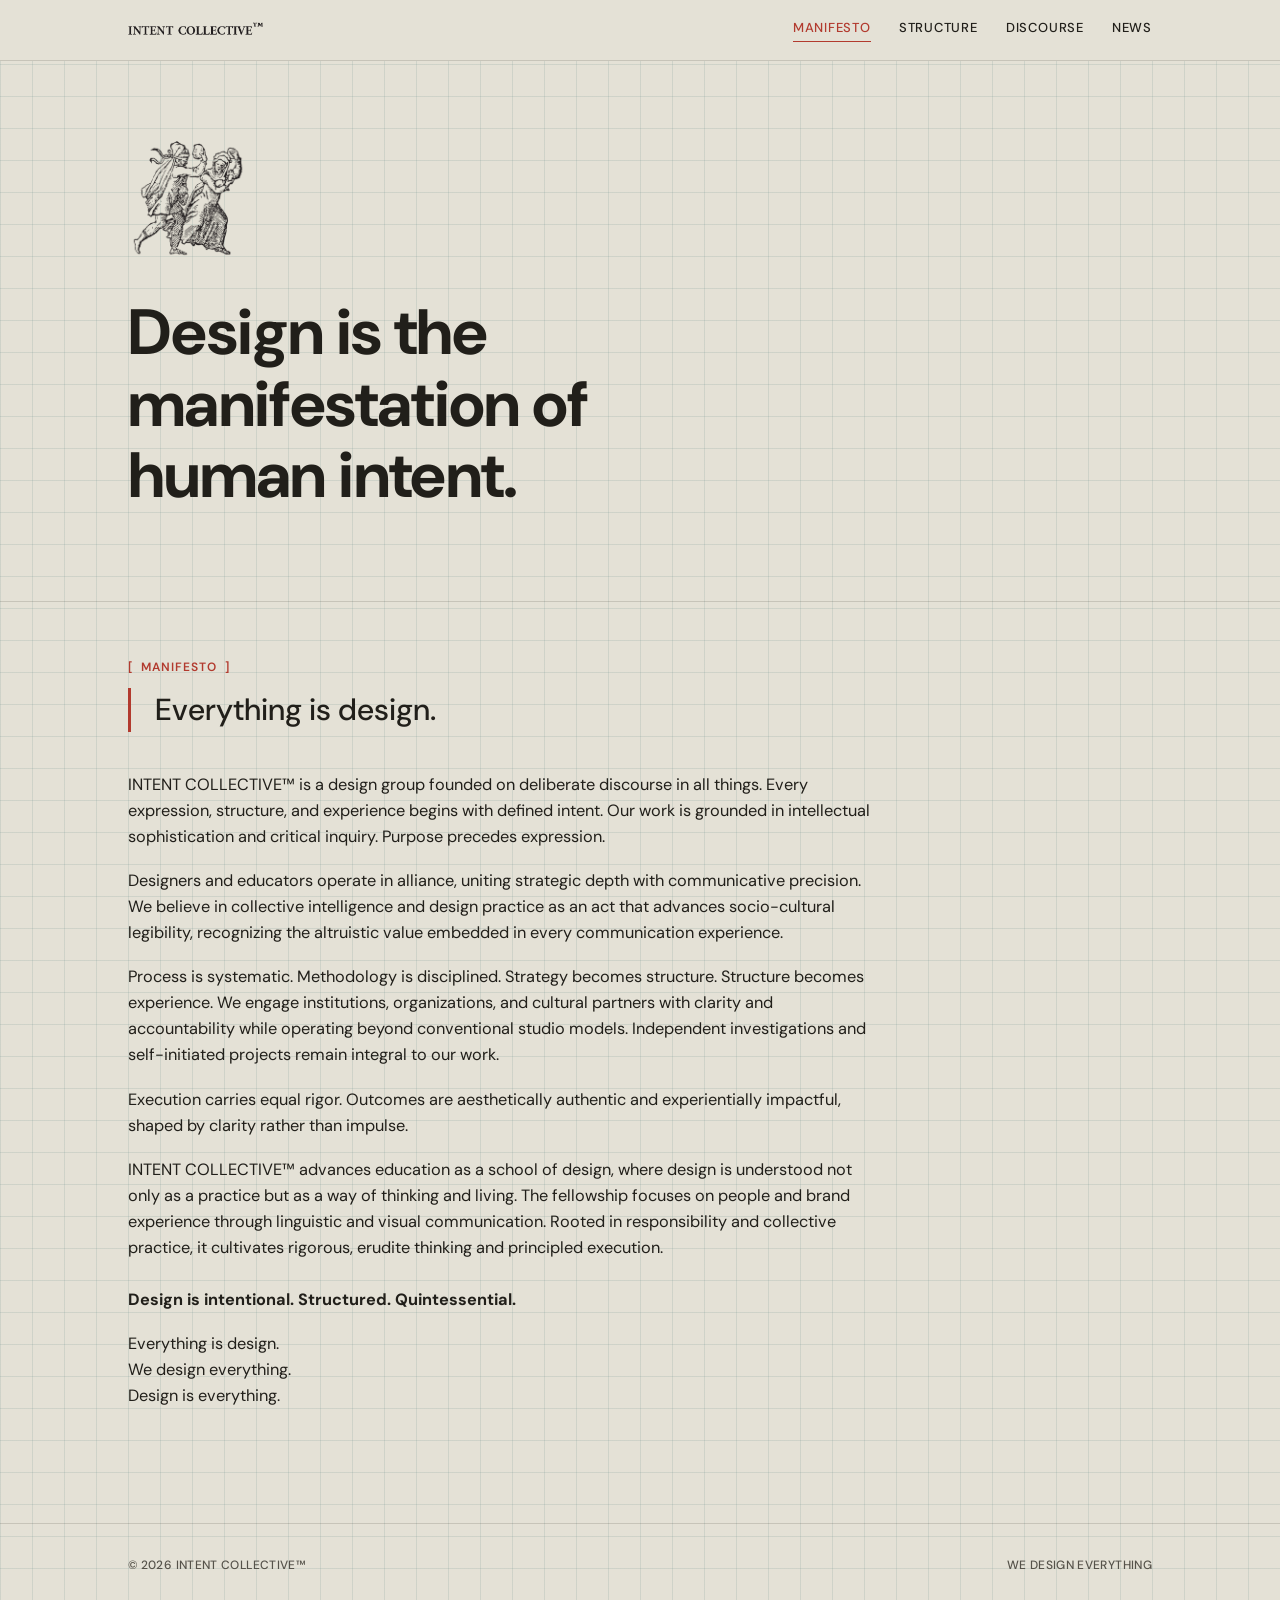
<file: index.html>
<!DOCTYPE html>
<html lang="en">
<head>
<meta charset="UTF-8">
<meta name="viewport" content="width=device-width, initial-scale=1.0">
<title>Intent Collective</title>
<meta name="description" content="intent™ — a design collective founded on deliberate discourse in all things.">
<link rel="icon" href="assets/logo.png">
<link rel="stylesheet" href="css/style.css">
</head>
<body>

<header class="site-header">
  <div class="wrap">
    <a href="index.html" class="wordmark-link">
      <img src="assets/wordmark.png" alt="Intent Collective">
    </a>
    <nav class="site-nav">
      <a href="index.html" aria-current="page">Manifesto</a>
      <a href="structure.html">Structure</a>
      <a href="discourse.html">Discourse</a>
      <a href="news.html">News</a>
    </nav>
  </div>
</header>

<main>
  <section class="hero">
    <div class="wrap">
      <img class="logo-mark" src="assets/logo.png" alt="Intent Collective mark">
      <h1>Design is the manifestation of human intent.</h1>
    </div>
  </section>

  <section class="manifesto">
    <div class="wrap">
      <div class="mark-label">Manifesto</div>

      <blockquote>
        Everything is design.
      </blockquote>

      <p>INTENT COLLECTIVE™ is a design group founded on deliberate discourse in all things. Every expression, structure, and experience begins with defined intent. Our work is grounded in intellectual sophistication and critical inquiry. Purpose precedes expression.</p>

      <p>Designers and educators operate in alliance, uniting strategic depth with communicative precision. We believe in collective intelligence and design practice as an act that advances socio-cultural legibility, recognizing the altruistic value embedded in every communication experience.</p>

      <p>Process is systematic. Methodology is disciplined. Strategy becomes structure. Structure becomes experience. We engage institutions, organizations, and cultural partners with clarity and accountability while operating beyond conventional studio models. Independent investigations and self-initiated projects remain integral to our work.</p>

      <p>Execution carries equal rigor. Outcomes are aesthetically authentic and experientially impactful, shaped by clarity rather than impulse.</p>

      <p>INTENT COLLECTIVE™ advances education as a school of design, where design is understood not only as a practice but as a way of thinking and living. The fellowship focuses on people and brand experience through linguistic and visual communication. Rooted in responsibility and collective practice, it cultivates rigorous, erudite thinking and principled execution.</p>

      <p class="signoff">Design is intentional. Structured. Quintessential.</p>
      <p>Everything is design.<br>We design everything.<br>Design is everything.</p>
    </div>
  </section>
</main>

<footer class="site-footer">
  <div class="wrap">
    <span>&copy; <span id="year"></span> intent collective&trade;</span>
    <span>we design everything</span>
  </div>
</footer>

<script>document.getElementById('year').textContent = new Date().getFullYear();</script>

</body>
</html>
</file>
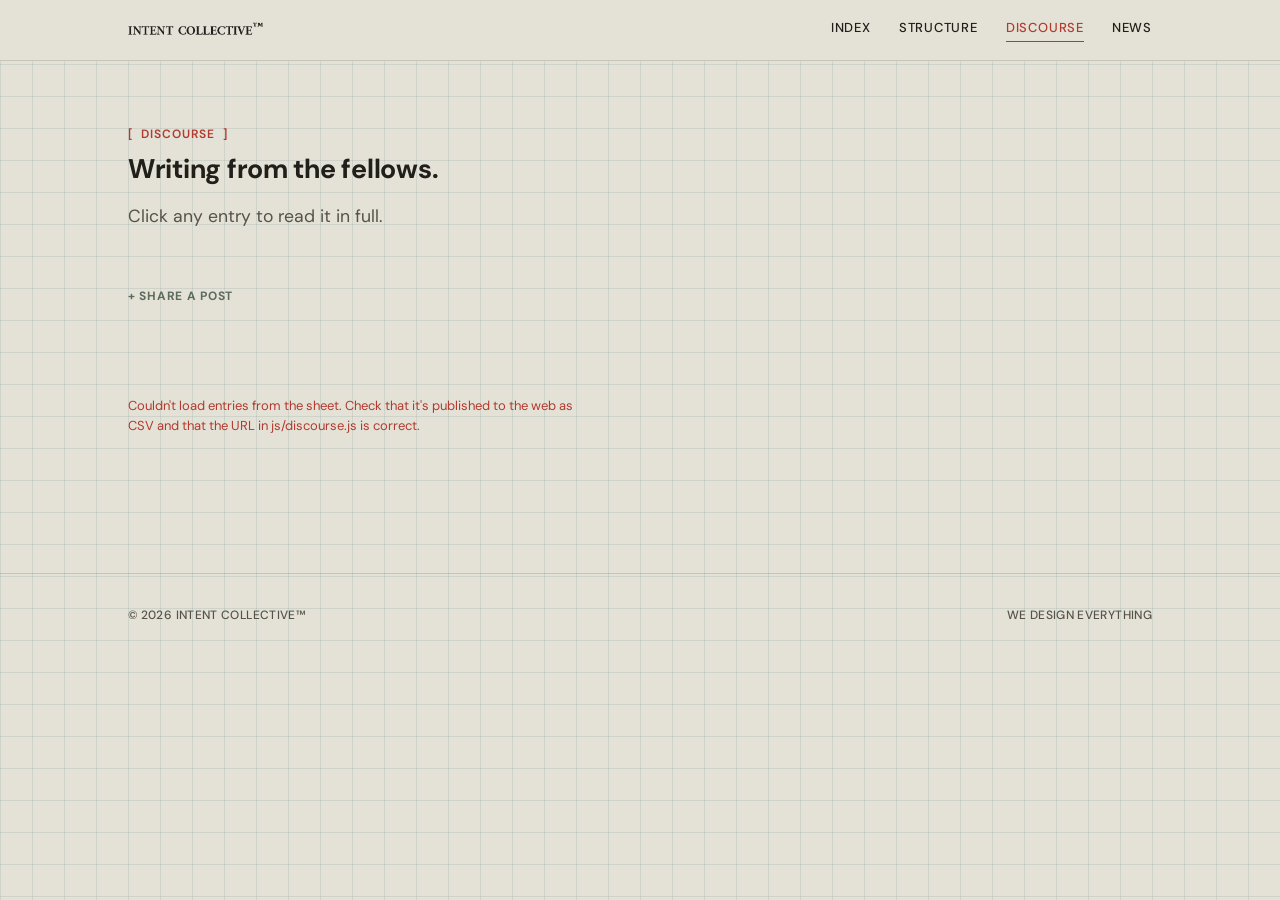
<file: discourse.html>
<!DOCTYPE html>
<html lang="en">
<head>
<meta charset="UTF-8">
<meta name="viewport" content="width=device-width, initial-scale=1.0">
<title>Discourse — Intent Collective</title>
<meta name="description" content="Writing from Intent Collective fellows.">
<link rel="icon" href="assets/logo.png">
<link rel="stylesheet" href="css/style.css">
</head>
<body>

<header class="site-header">
  <div class="wrap">
    <a href="index.html" class="wordmark-link">
      <img src="assets/wordmark.png" alt="Intent Collective">
    </a>
    <nav class="site-nav">
      <a href="index.html">Index</a>
      <a href="structure.html">Structure</a>
      <a href="discourse.html" aria-current="page">Discourse</a>
      <a href="news.html">News</a>
    </nav>
  </div>
</header>

<main>
  <section class="page-head">
    <div class="wrap">
      <div class="mark-label">Discourse</div>
      <h1>Writing from the fellows.</h1>
      <p class="lede">
        Click any entry to read it in full.
      </p>
    </div>
  </section>

  <div class="wrap">

    <div id="composer-region">
      <button type="button" id="compose-toggle" class="compose-toggle">+ Share a post</button>

      <div id="composer" class="composer hidden">
        <div class="field">
          <label for="compose-name">Name</label>
          <input type="text" id="compose-name" placeholder="Your name">
        </div>

        <div class="field">
          <label for="compose-title">Title</label>
          <input type="text" id="compose-title" placeholder="Post title">
        </div>

        <div class="field">
          <label for="rte-body">Content</label>
          <div class="rte-toolbar" role="toolbar" aria-label="Formatting">
            <button type="button" data-cmd="bold" title="Bold"><b>B</b></button>
            <button type="button" data-cmd="italic" title="Italic"><i>I</i></button>
            <button type="button" data-cmd="underline" title="Underline"><u>U</u></button>
            <select id="rte-block" title="Paragraph style" aria-label="Paragraph style">
              <option value="">Style…</option>
              <option value="p">Paragraph</option>
              <option value="h3">Heading</option>
              <option value="blockquote">Quote</option>
            </select>
            <button type="button" data-cmd="insertUnorderedList" title="Bulleted list">• List</button>
            <button type="button" data-cmd="insertOrderedList" title="Numbered list">1. List</button>
            <button type="button" data-cmd="createLink" title="Insert link">Link</button>
            <button type="button" data-cmd="removeFormat" title="Clear formatting">Clear</button>
          </div>
          <div id="rte-body" class="rte-body" contenteditable="true" aria-label="Post content"></div>
        </div>

        <div class="composer-actions">
          <input type="password" id="compose-password" placeholder="Password to publish">
          <button type="button" id="publish-btn" class="btn-primary">Publish</button>
          <span id="composer-status" class="composer-status" aria-live="polite"></span>
        </div>
      </div>
    </div>

    <div class="discourse-toolbar" id="discourse-toolbar">
      <span class="count" id="entry-count" aria-live="polite"></span>
    </div>

    <div id="state" class="state-msg">Loading entries…</div>
        <article id="post-detail" class="post-detail" hidden></article>
    <div id="entry-grid" class="entry-grid" hidden></div>
  </div>
</main>

<footer class="site-footer">
  <div class="wrap">
    <span>&copy; <span id="year"></span> intent collective&trade;</span>
    <span>we design everything</span>
  </div>
</footer>

<script src="js/discourse.js"></script>
<script>document.getElementById('year').textContent = new Date().getFullYear();</script>

</body>
</html>
</file>
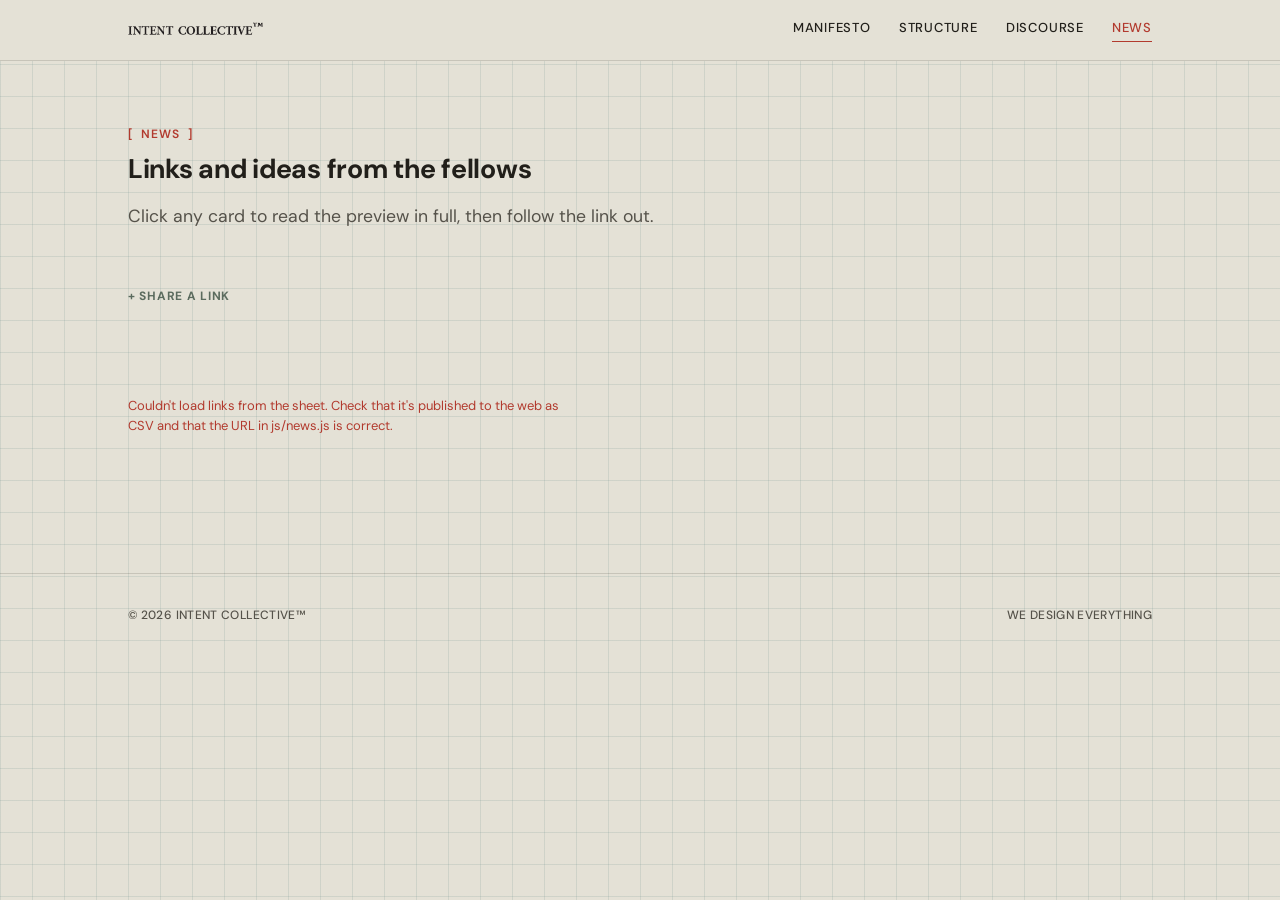
<file: news.html>
<!DOCTYPE html>
<html lang="en">
<head>
<meta charset="UTF-8">
<meta name="viewport" content="width=device-width, initial-scale=1.0">
<title>News — Intent Collective</title>
<meta name="description" content="Links and ideas shared by intent collective fellows.">
<link rel="icon" href="assets/logo.png">
<link rel="stylesheet" href="css/style.css">
</head>
<body>

<header class="site-header">
  <div class="wrap">
    <a href="index.html" class="wordmark-link">
      <img src="assets/wordmark.png" alt="Intent Collective">
    </a>
    <nav class="site-nav">
      <a href="index.html">Manifesto</a>
      <a href="structure.html">Structure</a>
      <a href="discourse.html">Discourse</a>
      <a href="news.html" aria-current="page">News</a>
    </nav>
  </div>
</header>

<main>
  <section class="page-head">
    <div class="wrap">
      <div class="mark-label">News</div>
      <h1>Links and ideas from the fellows</h1>
      <p class="lede">
        Click any card to read the preview in full, then follow the link out.
      </p>
    </div>
  </section>

  <div class="wrap">

    <div id="composer-region">
      <button type="button" id="compose-toggle" class="compose-toggle">+ Share a link</button>

      <div id="composer" class="composer hidden">
        <div class="field">
          <label for="compose-name">Name</label>
          <input type="text" id="compose-name" placeholder="Your name">
        </div>

        <div class="field">
          <label for="compose-title">Title</label>
          <input type="text" id="compose-title" placeholder="Headline of what you're sharing">
        </div>

        <div class="field">
          <label for="compose-link">Link</label>
          <input type="text" id="compose-link" placeholder="https://…">
        </div>

        <div class="field">
          <label for="compose-preview">Preview</label>
          <textarea id="compose-preview" rows="4" placeholder="A couple of sentences describing it"></textarea>
        </div>

        <div class="composer-actions">
          <input type="password" id="compose-password" placeholder="Password to publish">
          <button type="button" id="publish-btn" class="btn-primary">Publish</button>
          <span id="composer-status" class="composer-status" aria-live="polite"></span>
        </div>
      </div>
    </div>

    <div class="discourse-toolbar" id="discourse-toolbar">
      <span class="count" id="entry-count" aria-live="polite"></span>
    </div>

    <div id="state" class="state-msg">Loading links…</div>
    <article id="post-detail" class="post-detail" hidden></article>
    <div id="entry-grid" class="entry-grid" hidden></div>
  </div>
</main>

<footer class="site-footer">
  <div class="wrap">
    <span>&copy; <span id="year"></span> intent collective&trade;</span>
    <span>we design everything</span>
  </div>
</footer>

<script src="js/news.js"></script>
<script>document.getElementById('year').textContent = new Date().getFullYear();</script>

</body>
</html>
</file>
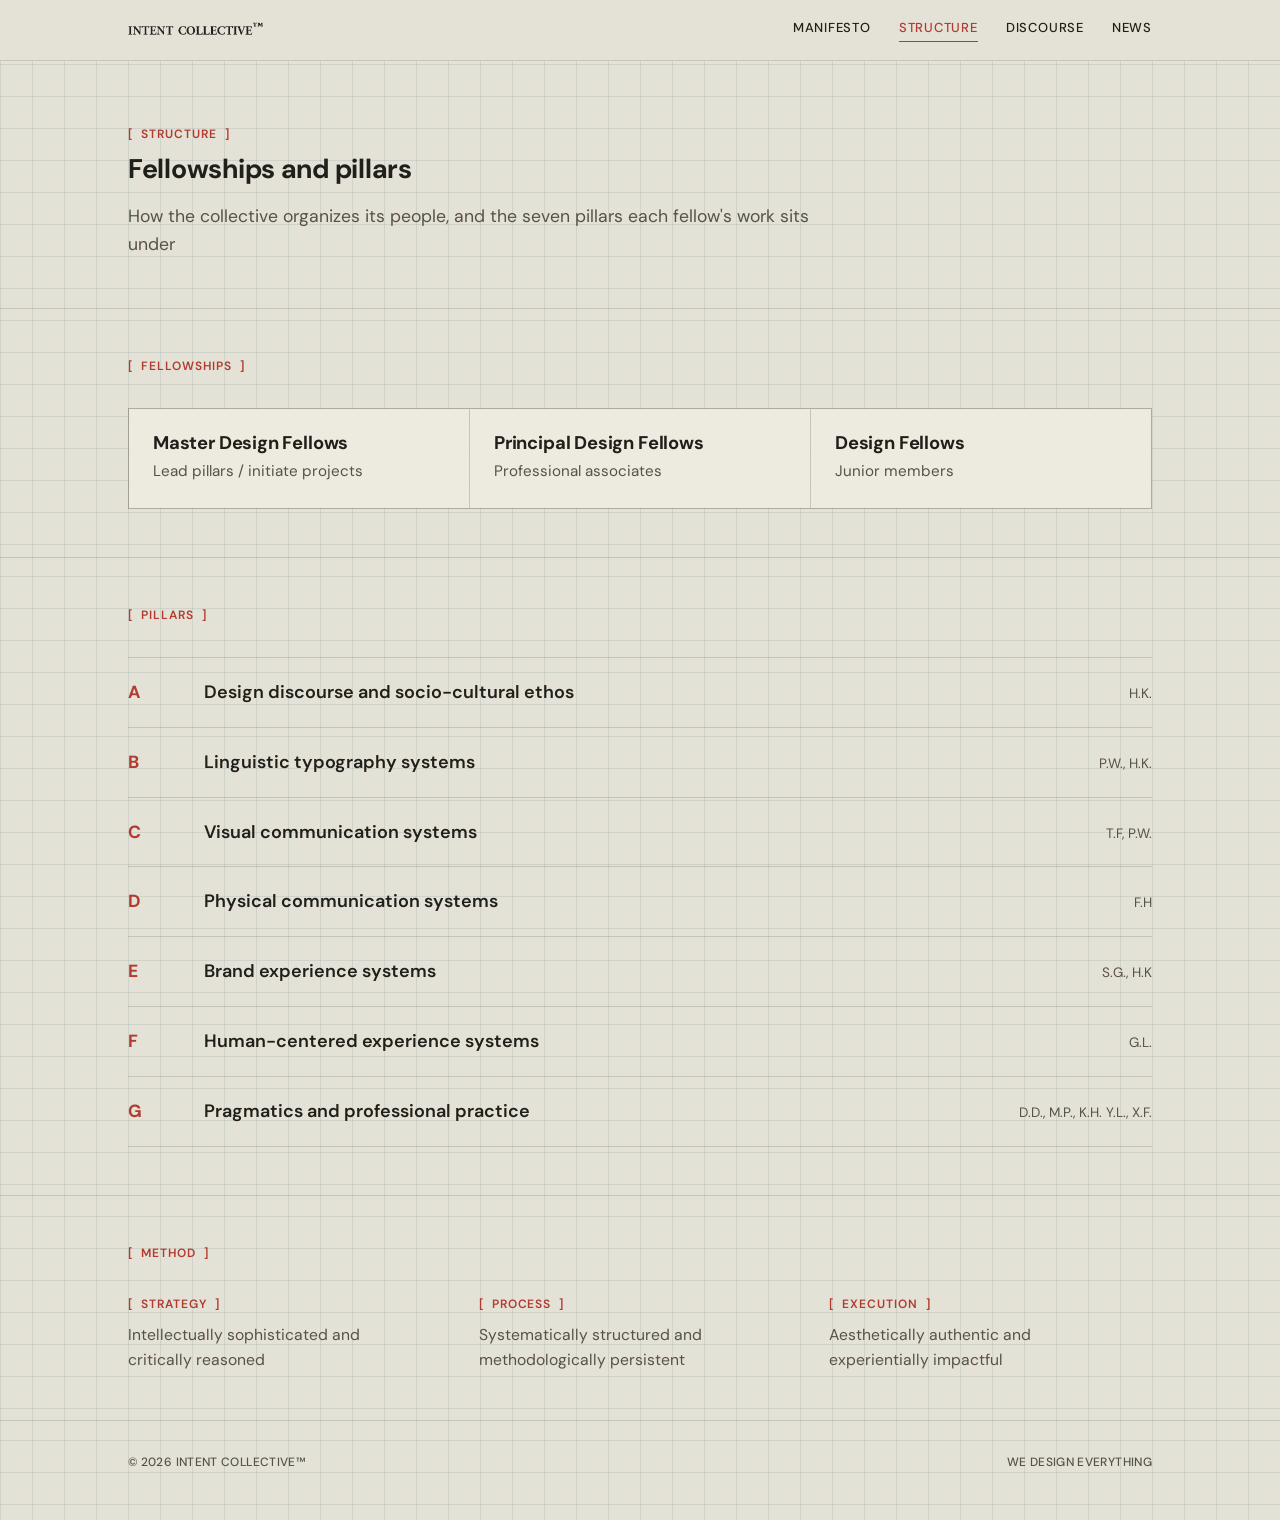
<file: structure.html>
<!DOCTYPE html>
<html lang="en">
<head>
<meta charset="UTF-8">
<meta name="viewport" content="width=device-width, initial-scale=1.0">
<title>Structure — Intent Collective</title>
<meta name="description" content="Fellowships and pillars of intent collective.">
<link rel="icon" href="assets/logo.png">
<link rel="stylesheet" href="css/style.css">
</head>
<body>

<header class="site-header">
  <div class="wrap">
    <a href="index.html" class="wordmark-link">
      <img src="assets/wordmark.png" alt="Intent Collective">
    </a>
    <nav class="site-nav">
      <a href="index.html">Manifesto</a>
      <a href="structure.html" aria-current="page">Structure</a>
      <a href="discourse.html">Discourse</a>
      <a href="news.html">News</a>
    </nav>
  </div>
</header>

<main>
  <section class="page-head">
    <div class="wrap">
      <div class="mark-label">Structure</div>
      <h1>Fellowships and pillars</h1>
      <p class="lede">How the collective organizes its people, and the seven pillars each fellow's work sits under</p>
    </div>
  </section>

  <section class="section-block">
    <div class="wrap">
      <div class="mark-label">Fellowships</div>
      <div class="tier-grid">
        <div class="tier">
          <h3>Master Design Fellows</h3>
          <p>Lead pillars / initiate projects</p>
        </div>
        <div class="tier">
          <h3>Principal Design Fellows</h3>
          <p>Professional associates</p>
        </div>
        <div class="tier">
          <h3>Design Fellows</h3>
          <p>Junior members</p>
        </div>
      </div>
    </div>
  </section>

  <section class="section-block">
    <div class="wrap">
      <div class="mark-label">Pillars</div>
      <div class="pillar-list">
        <div class="pillar-row">
          <div class="pillar-letter">A</div>
          <div class="pillar-name">Design discourse and socio-cultural ethos</div>
          <div class="pillar-people">H.K.</div>
        </div>
        <div class="pillar-row">
          <div class="pillar-letter">B</div>
          <div class="pillar-name">Linguistic typography systems</div>
          <div class="pillar-people">P.W., H.K.</div>
        </div>
        <div class="pillar-row">
          <div class="pillar-letter">C</div>
          <div class="pillar-name">Visual communication systems</div>
          <div class="pillar-people">T.F, P.W.</div>
        </div>
        <div class="pillar-row">
          <div class="pillar-letter">D</div>
          <div class="pillar-name">Physical communication systems</div>
          <div class="pillar-people">F.H</div>
        </div>
        <div class="pillar-row">
          <div class="pillar-letter">E</div>
          <div class="pillar-name">Brand experience systems</div>
          <div class="pillar-people">S.G., H.K</div>
        </div>
        <div class="pillar-row">
          <div class="pillar-letter">F</div>
          <div class="pillar-name">Human-centered experience systems</div>
          <div class="pillar-people">G.L.</div>
        </div>
        <div class="pillar-row">
          <div class="pillar-letter">G</div>
          <div class="pillar-name">Pragmatics and professional practice</div>
          <div class="pillar-people">D.D., M.P., K.H. Y.L., X.F.</div>
        </div>
      </div>
    </div>
  </section>

  <section class="section-block">
    <div class="wrap">
      <div class="mark-label">Method</div>
      <div class="triad">
        <div class="triad-item">
          <div class="mark-label">Strategy</div>
          <p>Intellectually sophisticated and<br>critically reasoned</p>
        </div>
        <div class="triad-item">
          <div class="mark-label">Process</div>
          <p>Systematically structured and<br>methodologically persistent</p>
        </div>
        <div class="triad-item">
          <div class="mark-label">Execution</div>
          <p>Aesthetically authentic and<br>experientially impactful</p>
        </div>
      </div>
    </div>
  </section>
</main>

<footer class="site-footer">
  <div class="wrap">
    <span>&copy; <span id="year"></span> intent collective&trade;</span>
    <span>we design everything</span>
  </div>
</footer>

<script>document.getElementById('year').textContent = new Date().getFullYear();</script>

</body>
</html>
</file>
<file: css/style.css>
/* ==========================================================================
   Intent Collective — shared design system
   Single typeface: DM Sans. Hierarchy comes from weight, size, spacing,
   and the brick-red annotation mark — not from mixing type families.
   ========================================================================== */

@import url('https://fonts.googleapis.com/css2?family=DM+Sans:ital,opsz,wght@0,9..40,400;0,9..40,500;0,9..40,600;0,9..40,700;1,9..40,400;1,9..40,500&display=swap');

:root {
  --paper: #E4E1D6;
  --paper-raised: #EDEAE0;
  --ink: #211F1A;
  --ink-soft: #55524A;
  --mark: #B23A2E;
  --sage: #5B6B5E;
  --grid-line: #8FA6A340;
  --rule: #21201a26;

  --font: 'DM Sans', sans-serif;

  --max-w: 1080px;
}

* { box-sizing: border-box; }

html { scroll-behavior: smooth; }

@media (prefers-reduced-motion: reduce) {
  html { scroll-behavior: auto; }
  * { animation-duration: 0.01ms !important; transition-duration: 0.01ms !important; }
}

body {
  margin: 0;
  background-color: var(--paper);
  background-image:
    linear-gradient(var(--grid-line) 1px, transparent 1px),
    linear-gradient(90deg, var(--grid-line) 1px, transparent 1px);
  background-size: 32px 32px;
  color: var(--ink);
  font-family: var(--font);
  font-size: 18px;
  line-height: 1.6;
  -webkit-font-smoothing: antialiased;
}

a { color: inherit; text-decoration: none; }
::selection { background: var(--mark); color: var(--paper); }
:focus-visible { outline: 2px solid var(--mark); outline-offset: 3px; }
img { max-width: 100%; display: block; }

/* ---------- layout shell ---------- */

.wrap { max-width: var(--max-w); margin: 0 auto; padding: 0 28px; }

/* ---------- header / nav ---------- */

.site-header {
  border-bottom: 1px solid var(--rule);
  background: var(--paper);
  position: sticky;
  top: 0;
  z-index: 10;
}

.site-header .wrap {
  display: flex;
  align-items: center;
  justify-content: space-between;
  padding-top: 18px;
  padding-bottom: 18px;
}

.wordmark-link { display: inline-block; }
.wordmark-link img { height: 20px; width: auto; }

.site-nav {
  display: flex;
  gap: 28px;
  font-size: 13px;
  font-weight: 500;
  text-transform: uppercase;
  letter-spacing: 0.06em;
}

.site-nav a { position: relative; padding-bottom: 3px; }

.site-nav a::after {
  content: "";
  position: absolute;
  left: 0; right: 100%; bottom: 0;
  height: 1px;
  background: var(--mark);
  transition: right 0.2s ease;
}

.site-nav a:hover::after,
.site-nav a[aria-current="page"]::after { right: 0; }
.site-nav a[aria-current="page"] { color: var(--mark); }

/* ---------- annotation mark (signature element) ---------- */

.mark-label {
  font-size: 12px;
  font-weight: 600;
  letter-spacing: 0.08em;
  text-transform: uppercase;
  color: var(--mark);
  display: flex;
  align-items: center;
  gap: 8px;
  margin-bottom: 10px;
}

.mark-label::before { content: "["; color: var(--mark); }
.mark-label::after { content: "]"; color: var(--mark); }

h1, h2, h3 {
  font-family: var(--font);
  font-weight: 700;
  line-height: 1.12;
  margin: 0 0 0.4em;
  letter-spacing: -0.01em;
}

/* ---------- hero ---------- */

.hero { padding: 80px 0 64px; border-bottom: 1px solid var(--rule); }

.hero h1 {
  font-size: clamp(2.4rem, 5vw, 4.2rem);
  max-width: 15ch;
}

.logo-mark {
  width: 120px;
  height: auto;
  margin-bottom: 32px;
}

/* ---------- manifesto ---------- */

.manifesto { padding: 56px 0 96px; }

.manifesto blockquote {
  font-style: normal;
  font-weight: 500;
  font-size: clamp(1.4rem, 2.6vw, 1.9rem);
  line-height: 1.45;
  margin: 0 0 40px;
  max-width: 34ch;
  border-left: 3px solid var(--mark);
  padding-left: 24px;
}

.manifesto p {
  max-width: 68ch;
  color: var(--ink);
  font-size: 1.02rem;
  margin-bottom: 1.1em;
}

.manifesto .signoff {
  font-weight: 700;
  margin-top: 1.6em;
}

/* ---------- footer ---------- */

.site-footer {
  border-top: 1px solid var(--rule);
  padding: 32px 0 48px;
  font-size: 12px;
  font-weight: 500;
  letter-spacing: 0.03em;
  text-transform: uppercase;
  color: var(--ink-soft);
}

.site-footer .wrap {
  display: flex;
  justify-content: space-between;
  flex-wrap: wrap;
  gap: 12px;
}

/* ---------- structure / fellowships / pillars page ---------- */

.page-head { padding: 64px 0 32px; }

.page-head p.lede {
  max-width: 60ch;
  font-size: 1.1rem;
  color: var(--ink-soft);
}

.section-block { padding: 48px 0; border-top: 1px solid var(--rule); }

.tier-grid {
  display: grid;
  grid-template-columns: repeat(auto-fit, minmax(240px, 1fr));
  gap: 1px;
  background: var(--rule);
  border: 1px solid var(--rule);
  margin-top: 32px;
}

.tier {
  background: var(--paper-raised);
  padding: 24px;
}

.tier h3 { font-size: 1.15rem; margin-bottom: 6px; }
.tier p { font-size: 0.95rem; color: var(--ink-soft); margin: 0; }

.pillar-list { margin-top: 32px; display: flex; flex-direction: column; }

.pillar-row {
  display: grid;
  grid-template-columns: 56px 1fr auto;
  gap: 20px;
  align-items: baseline;
  padding: 20px 0;
  border-top: 1px solid var(--rule);
}

.pillar-row:last-child { border-bottom: 1px solid var(--rule); }

.pillar-letter { font-weight: 700; color: var(--mark); font-size: 1.1rem; }
.pillar-name { font-weight: 600; }
.pillar-people {
  font-size: 0.85rem;
  color: var(--ink-soft);
  text-align: right;
  white-space: nowrap;
}

.triad {
  display: grid;
  grid-template-columns: repeat(auto-fit, minmax(220px, 1fr));
  gap: 28px;
  margin-top: 32px;
}

.triad-item .mark-label { margin-bottom: 8px; }
.triad-item p { color: var(--ink-soft); font-size: 0.98rem; margin: 0; }

/* ---------- discourse & news shared card grid ---------- */

.discourse-toolbar {
  display: flex;
  justify-content: space-between;
  align-items: center;
  flex-wrap: wrap;
  gap: 16px;
  padding-bottom: 32px;
}

.discourse-toolbar .count { font-size: 12px; color: var(--ink-soft); font-weight: 500; }

.entry-grid {
  display: grid;
  grid-template-columns: repeat(auto-fill, minmax(300px, 1fr));
  gap: 20px;
  padding-bottom: 96px;
}

.entry-card {
  background: var(--paper-raised);
  border: 1px solid var(--rule);
  padding: 22px;
  display: flex;
  flex-direction: column;
  gap: 12px;
  transition: border-color 0.15s ease;
  width: 100%;
  text-align: left;
  font: inherit;
  color: inherit;
  cursor: pointer;
}

.entry-card:hover { border-color: var(--mark); }

.entry-meta {
  font-size: 11px;
  font-weight: 600;
  text-transform: uppercase;
  letter-spacing: 0.05em;
  color: var(--sage);
  display: flex;
  justify-content: space-between;
}

.entry-card h3 { font-size: 1.25rem; margin-bottom: 0; }

.entry-card .excerpt { font-size: 0.98rem; color: var(--ink); flex-grow: 1; }

.entry-card .byline {
  font-size: 12px;
  color: var(--ink-soft);
  border-top: 1px dashed var(--rule);
  padding-top: 10px;
  font-weight: 500;
}

.state-msg { font-size: 13px; color: var(--ink-soft); padding: 40px 0; max-width: 50ch; }
.state-msg.is-error { color: var(--mark); }

/* ---------- compose form ---------- */

.compose-toggle {
  background: none;
  border: none;
  padding: 0 0 20px;
  font-family: var(--font);
  font-size: 12px;
  font-weight: 700;
  text-transform: uppercase;
  letter-spacing: 0.06em;
  color: var(--sage);
  cursor: pointer;
}

.compose-toggle:hover { color: var(--mark); }

.composer {
  background: var(--paper-raised);
  border: 1px solid var(--rule);
  padding: 28px;
  margin-bottom: 40px;
  display: flex;
  flex-direction: column;
  gap: 20px;
}

.composer.hidden { display: none; }

.field label {
  display: block;
  font-size: 12px;
  font-weight: 700;
  text-transform: uppercase;
  letter-spacing: 0.05em;
  color: var(--ink-soft);
  margin-bottom: 6px;
}

.field input[type="text"],
.field input[type="password"],
.field textarea {
  width: 100%;
  padding: 10px 12px;
  border: 1px solid var(--rule);
  background: var(--paper);
  font-family: var(--font);
  font-size: 0.95rem;
  color: var(--ink);
}

.field textarea { resize: vertical; min-height: 90px; }

.field input:focus, .field textarea:focus { outline: 2px solid var(--mark); outline-offset: 1px; }

.rte-toolbar {
  display: flex;
  flex-wrap: wrap;
  gap: 4px;
  border: 1px solid var(--rule);
  border-bottom: none;
  background: var(--paper);
  padding: 6px;
}

.rte-toolbar button {
  background: none;
  border: 1px solid transparent;
  padding: 6px 10px;
  font-family: var(--font);
  font-size: 13px;
  font-weight: 600;
  color: var(--ink);
  cursor: pointer;
}

.rte-toolbar button:hover { border-color: var(--rule); }

.rte-toolbar select {
  font-family: var(--font);
  font-size: 13px;
  border: 1px solid var(--rule);
  background: var(--paper);
  padding: 4px 6px;
  color: var(--ink);
}

.rte-body {
  min-height: 180px;
  border: 1px solid var(--rule);
  background: var(--paper);
  padding: 14px;
  font-size: 0.98rem;
  line-height: 1.6;
}

.rte-body:focus { outline: 2px solid var(--mark); outline-offset: -2px; }
.rte-body p, .rte-body div { margin: 0 0 0.8em; }
.rte-body ul, .rte-body ol { margin: 0 0 0.8em 1.2em; }
.rte-body blockquote {
  border-left: 3px solid var(--mark);
  margin: 0 0 0.8em;
  padding-left: 16px;
  font-style: italic;
}
.rte-body a { color: var(--mark); text-decoration: underline; }

.composer-actions {
  display: flex;
  align-items: center;
  gap: 14px;
  flex-wrap: wrap;
}

.composer-actions input[type="password"] { max-width: 220px; }

.btn-primary {
  background: var(--mark);
  color: var(--paper);
  border: none;
  padding: 11px 22px;
  font-family: var(--font);
  font-size: 13px;
  font-weight: 700;
  text-transform: uppercase;
  letter-spacing: 0.05em;
  cursor: pointer;
}

.btn-primary:hover { opacity: 0.9; }
.btn-primary:disabled { opacity: 0.5; cursor: not-allowed; }

.composer-status { font-size: 13px; font-weight: 500; }
.composer-status.is-error { color: var(--mark); }
.composer-status.is-ok { color: var(--sage); }

/* ---------- post detail (blog view) ---------- */

.post-detail { padding: 16px 0 96px; }

.back-link {
  display: inline-flex;
  align-items: center;
  gap: 6px;
  font-size: 12px;
  font-weight: 700;
  text-transform: uppercase;
  letter-spacing: 0.05em;
  color: var(--sage);
  margin-bottom: 28px;
}

.back-link:hover { color: var(--mark); }

.post-detail h1 { font-size: clamp(1.8rem, 4vw, 2.6rem); max-width: 24ch; }

.post-meta {
  font-size: 13px;
  font-weight: 500;
  color: var(--ink-soft);
  margin-bottom: 32px;
  text-transform: uppercase;
  letter-spacing: 0.04em;
}

.post-body { max-width: 68ch; font-size: 1.05rem; }
.post-body p, .post-body div { margin: 0 0 1.1em; }
.post-body ul, .post-body ol { margin: 0 0 1.1em 1.4em; }
.post-body blockquote {
  border-left: 3px solid var(--mark);
  padding-left: 20px;
  margin: 0 0 1.1em;
  font-style: italic;
}
.post-body a { color: var(--mark); text-decoration: underline; }

/* ---------- responsive ---------- */

@media (max-width: 640px) {
  body { font-size: 16px; }
  .hero { padding: 56px 0 40px; }
  .site-nav { gap: 16px; font-size: 12px; }
  .pillar-row { grid-template-columns: 32px 1fr; }
  .pillar-people { grid-column: 2; text-align: left; }
}
</file>
